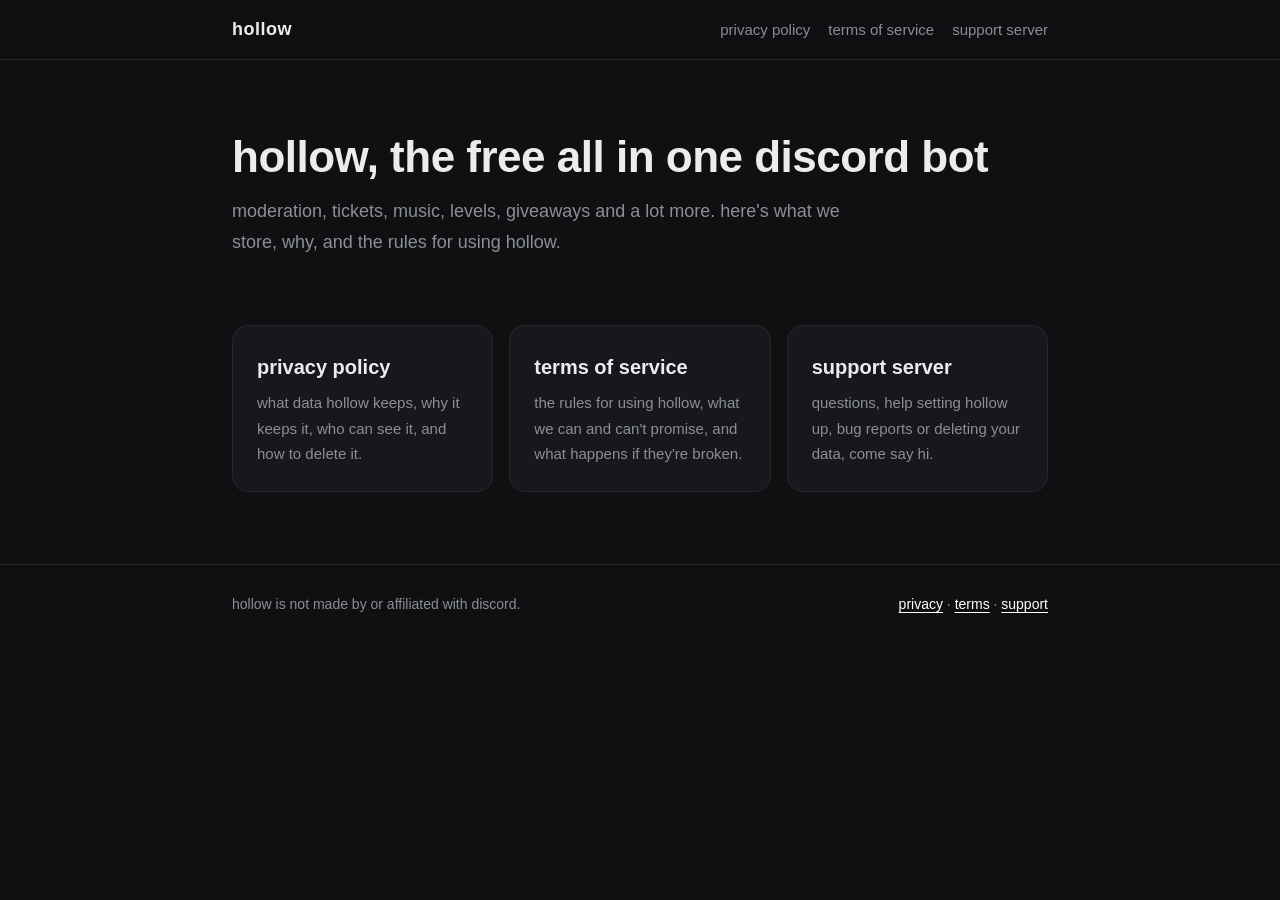
<file: index.html>
<!doctype html>
<html lang="en">
<head>
  <meta charset="utf-8">
  <meta name="viewport" content="width=device-width, initial-scale=1">
  <title>hollow · legal</title>
  <meta name="description" content="privacy policy and terms of service for hollow, the discord bot">
  <link rel="stylesheet" href="style.css">
</head>
<body>
  <header class="top">
    <div class="wrap">
      <a class="brand" href="index.html">hollow</a>
      <nav class="nav">
        <a href="privacy.html">privacy policy</a>
        <a href="terms.html">terms of service</a>
        <a href="https://discord.gg/ZcXX8JFPf7" rel="noopener">support server</a>
      </nav>
    </div>
  </header>

  <main class="wrap">
    <div class="hero">
      <h1>hollow, the free all in one discord bot</h1>
      <p>moderation, tickets, music, levels, giveaways and a lot more. here's what we store, why, and the rules for using hollow.</p>
    </div>

    <div class="cards">
      <a class="card" href="privacy.html">
        <h2>privacy policy</h2>
        <p>what data hollow keeps, why it keeps it, who can see it, and how to delete it.</p>
      </a>
      <a class="card" href="terms.html">
        <h2>terms of service</h2>
        <p>the rules for using hollow, what we can and can't promise, and what happens if they're broken.</p>
      </a>
      <a class="card" href="https://discord.gg/ZcXX8JFPf7" rel="noopener">
        <h2>support server</h2>
        <p>questions, help setting hollow up, bug reports or deleting your data, come say hi.</p>
      </a>
    </div>
  </main>

  <footer>
    <div class="wrap">
      <span>hollow is not made by or affiliated with discord.</span>
      <span><a href="privacy.html">privacy</a> · <a href="terms.html">terms</a> · <a href="https://discord.gg/ZcXX8JFPf7" rel="noopener">support</a></span>
    </div>
  </footer>
</body>
</html>
</file>
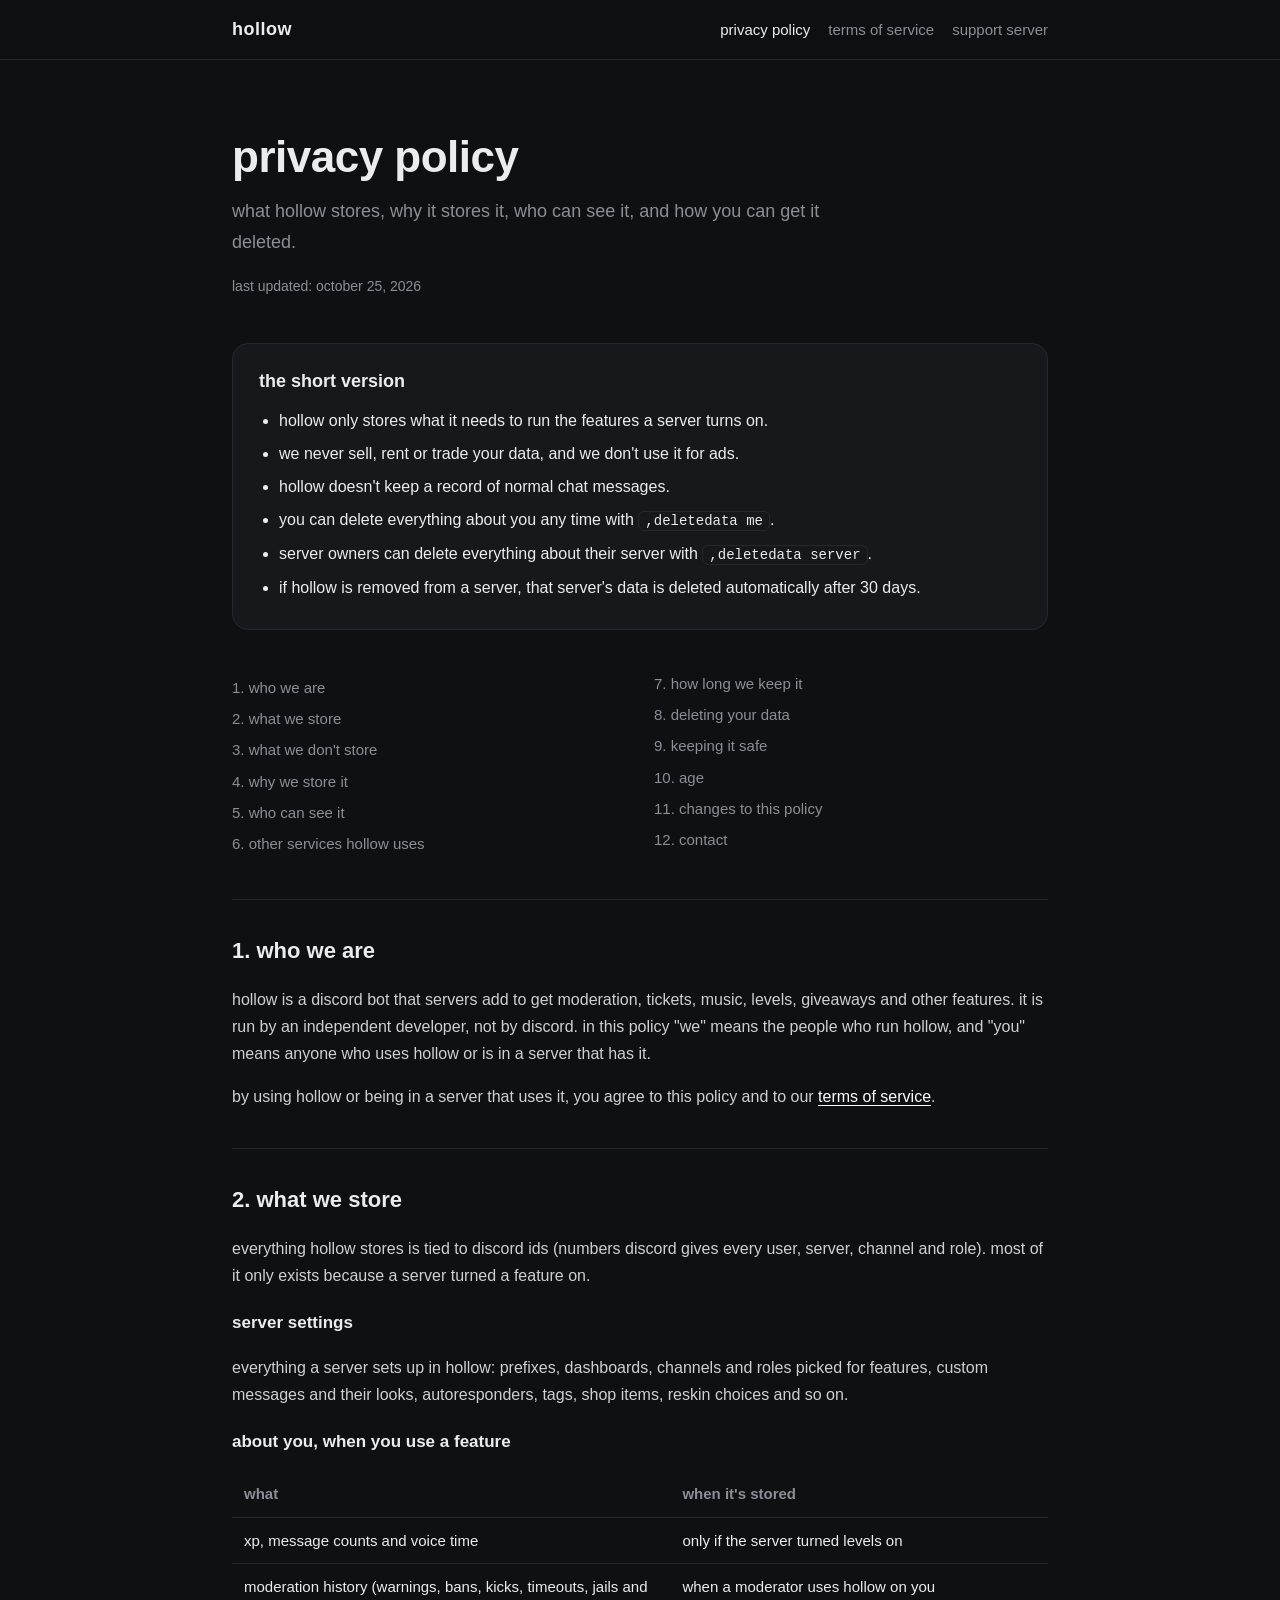
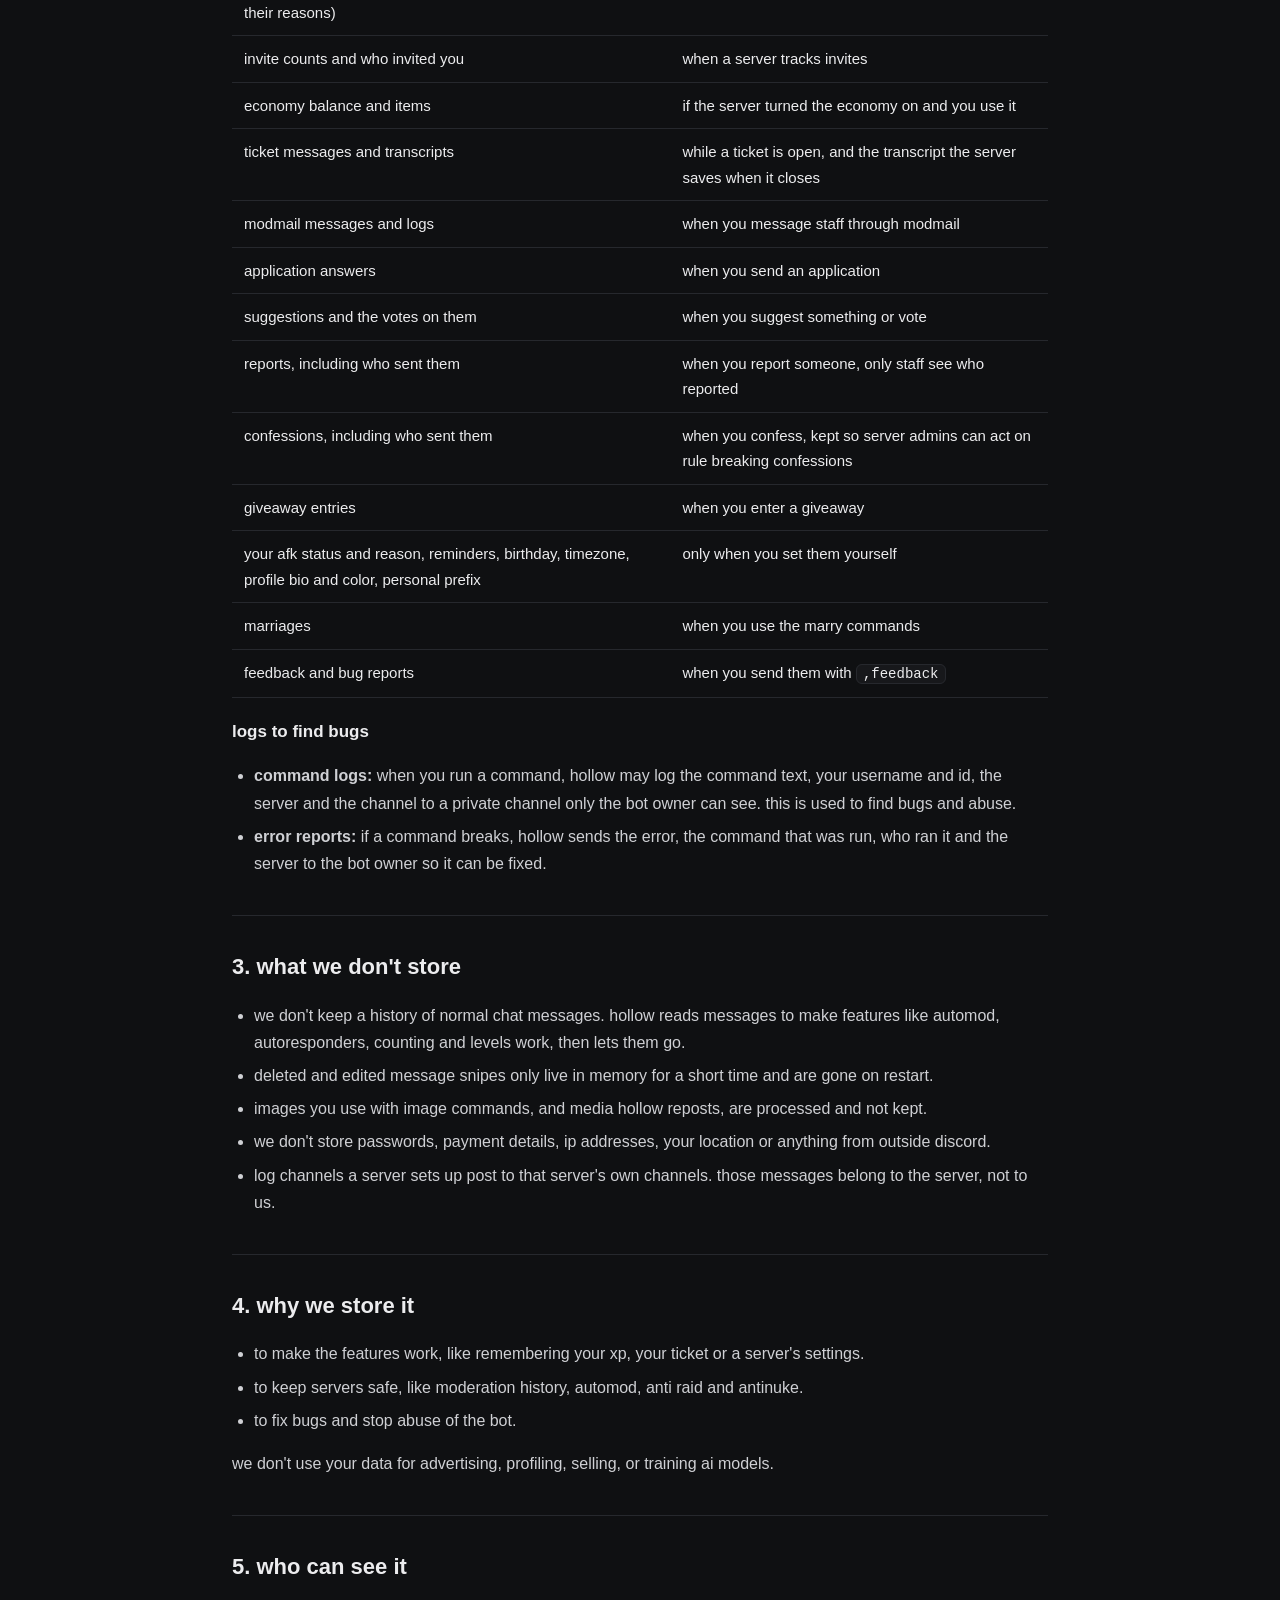
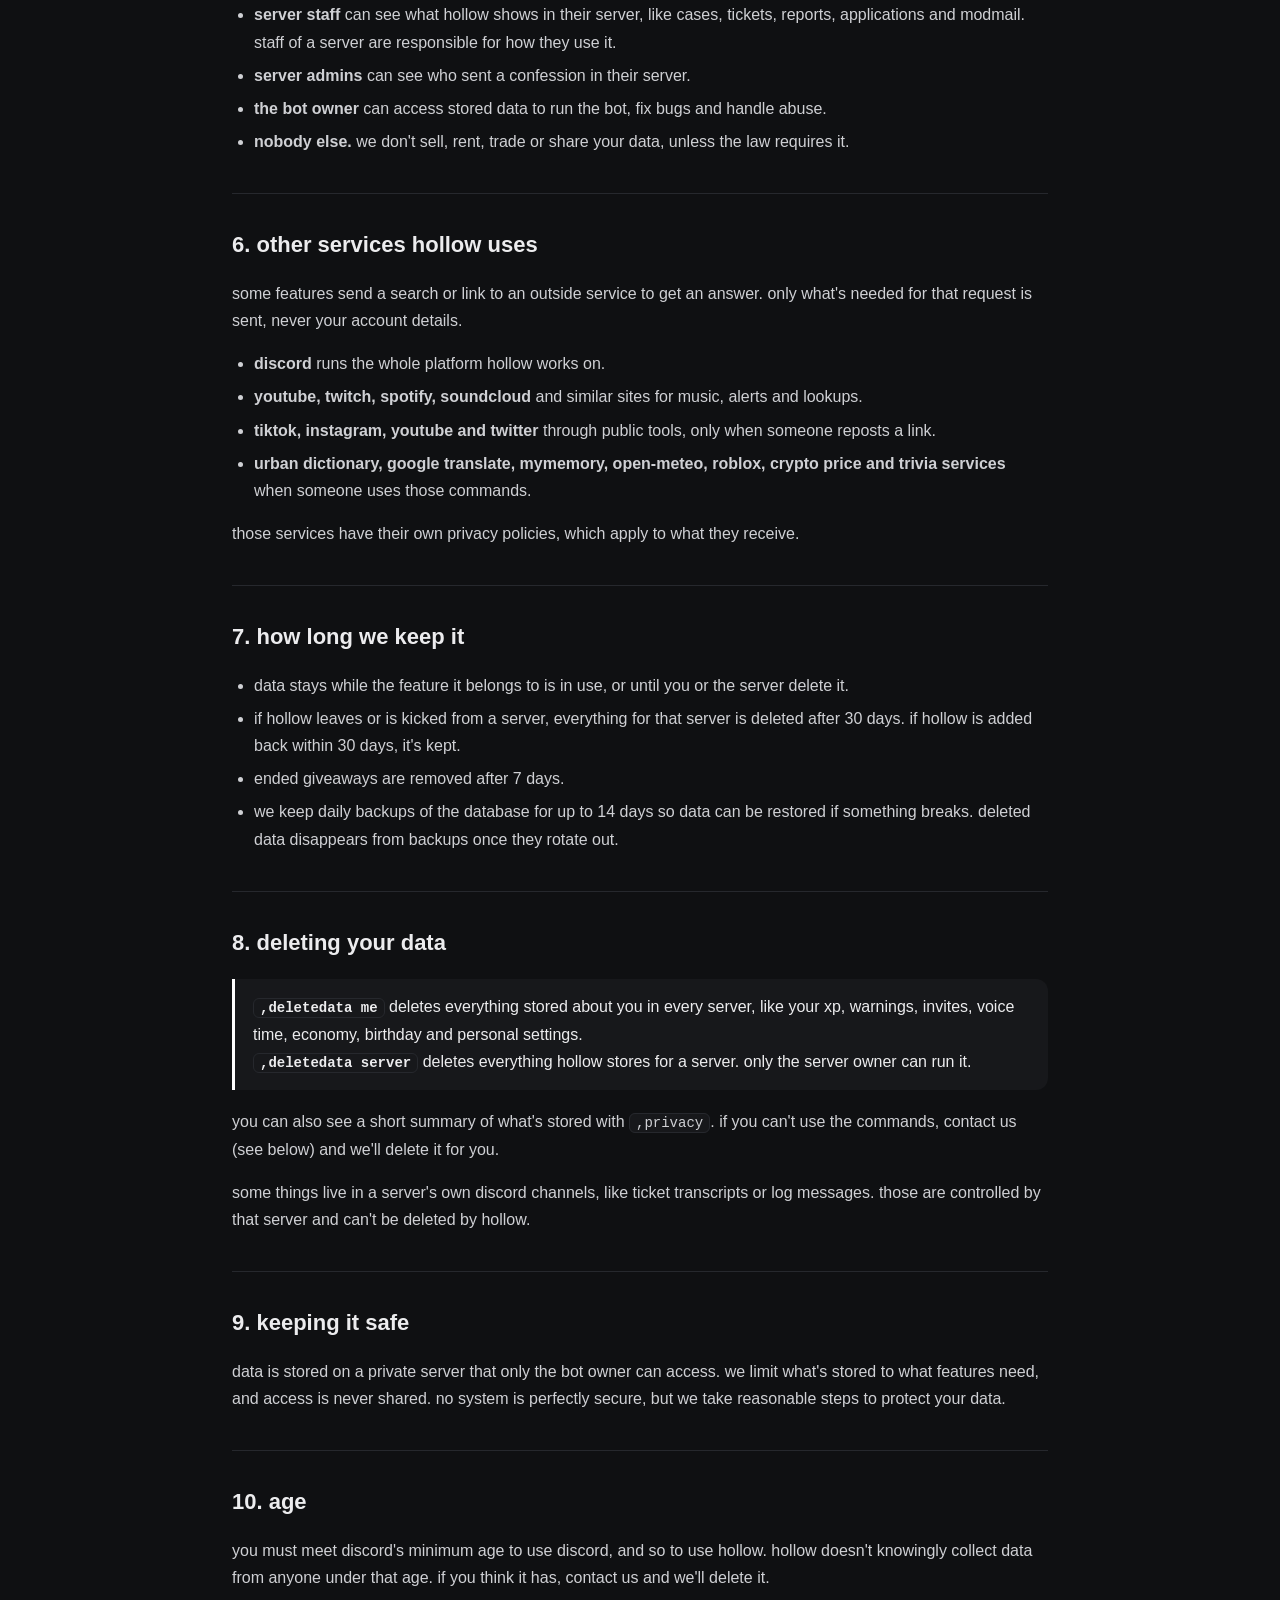
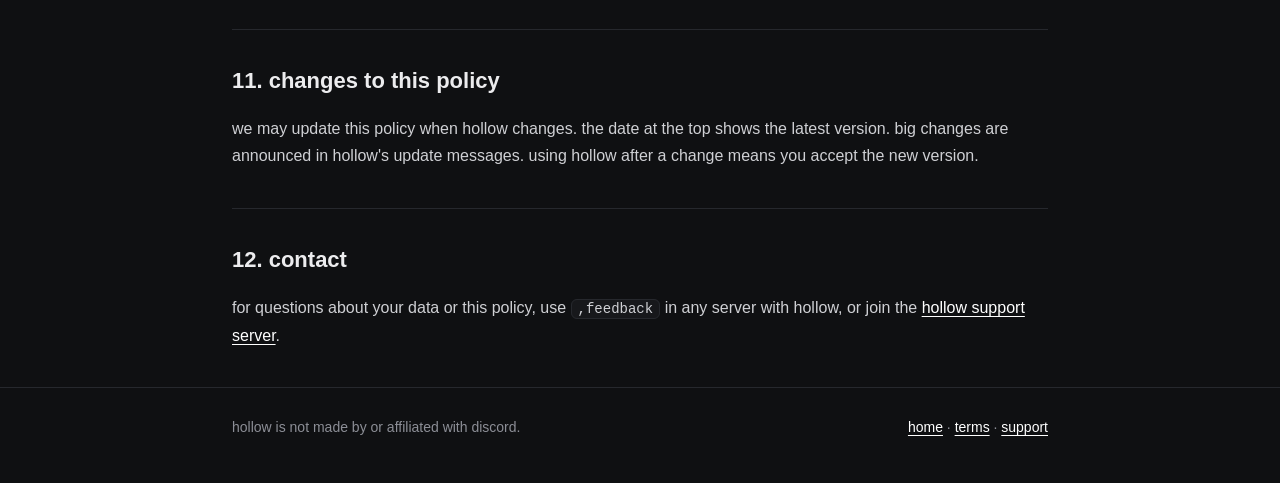
<file: privacy.html>
<!doctype html>
<html lang="en">
<head>
  <meta charset="utf-8">
  <meta name="viewport" content="width=device-width, initial-scale=1">
  <title>hollow · privacy policy</title>
  <meta name="description" content="what data hollow stores, why, and how to delete it">
  <link rel="stylesheet" href="style.css">
</head>
<body>
  <header class="top">
    <div class="wrap">
      <a class="brand" href="index.html">hollow</a>
      <nav class="nav">
        <a class="on" href="privacy.html">privacy policy</a>
        <a href="terms.html">terms of service</a>
        <a href="https://discord.gg/ZcXX8JFPf7" rel="noopener">support server</a>
      </nav>
    </div>
  </header>

  <main class="wrap">
    <div class="hero">
      <h1>privacy policy</h1>
      <p>what hollow stores, why it stores it, who can see it, and how you can get it deleted.</p>
      <div class="meta">last updated: october 25, 2026</div>
    </div>

    <div class="summary">
      <h2>the short version</h2>
      <ul>
        <li>hollow only stores what it needs to run the features a server turns on.</li>
        <li>we never sell, rent or trade your data, and we don't use it for ads.</li>
        <li>hollow doesn't keep a record of normal chat messages.</li>
        <li>you can delete everything about you any time with <code>,deletedata me</code>.</li>
        <li>server owners can delete everything about their server with <code>,deletedata server</code>.</li>
        <li>if hollow is removed from a server, that server's data is deleted automatically after 30 days.</li>
      </ul>
    </div>

    <ul class="toc">
      <li><a href="#who">1. who we are</a></li>
      <li><a href="#collect">2. what we store</a></li>
      <li><a href="#not">3. what we don't store</a></li>
      <li><a href="#why">4. why we store it</a></li>
      <li><a href="#see">5. who can see it</a></li>
      <li><a href="#third">6. other services hollow uses</a></li>
      <li><a href="#keep">7. how long we keep it</a></li>
      <li><a href="#delete">8. deleting your data</a></li>
      <li><a href="#safe">9. keeping it safe</a></li>
      <li><a href="#kids">10. age</a></li>
      <li><a href="#changes">11. changes to this policy</a></li>
      <li><a href="#contact">12. contact</a></li>
    </ul>

    <section>
      <h2 id="who">1. who we are</h2>
      <p>hollow is a discord bot that servers add to get moderation, tickets, music, levels, giveaways and other features. it is run by an independent developer, not by discord. in this policy "we" means the people who run hollow, and "you" means anyone who uses hollow or is in a server that has it.</p>
      <p>by using hollow or being in a server that uses it, you agree to this policy and to our <a href="terms.html">terms of service</a>.</p>
    </section>

    <section>
      <h2 id="collect">2. what we store</h2>
      <p>everything hollow stores is tied to discord ids (numbers discord gives every user, server, channel and role). most of it only exists because a server turned a feature on.</p>

      <h3>server settings</h3>
      <p>everything a server sets up in hollow: prefixes, dashboards, channels and roles picked for features, custom messages and their looks, autoresponders, tags, shop items, reskin choices and so on.</p>

      <h3>about you, when you use a feature</h3>
      <table>
        <thead><tr><th>what</th><th>when it's stored</th></tr></thead>
        <tbody>
          <tr><td>xp, message counts and voice time</td><td>only if the server turned levels on</td></tr>
          <tr><td>moderation history (warnings, bans, kicks, timeouts, jails and their reasons)</td><td>when a moderator uses hollow on you</td></tr>
          <tr><td>invite counts and who invited you</td><td>when a server tracks invites</td></tr>
          <tr><td>economy balance and items</td><td>if the server turned the economy on and you use it</td></tr>
          <tr><td>ticket messages and transcripts</td><td>while a ticket is open, and the transcript the server saves when it closes</td></tr>
          <tr><td>modmail messages and logs</td><td>when you message staff through modmail</td></tr>
          <tr><td>application answers</td><td>when you send an application</td></tr>
          <tr><td>suggestions and the votes on them</td><td>when you suggest something or vote</td></tr>
          <tr><td>reports, including who sent them</td><td>when you report someone, only staff see who reported</td></tr>
          <tr><td>confessions, including who sent them</td><td>when you confess, kept so server admins can act on rule breaking confessions</td></tr>
          <tr><td>giveaway entries</td><td>when you enter a giveaway</td></tr>
          <tr><td>your afk status and reason, reminders, birthday, timezone, profile bio and color, personal prefix</td><td>only when you set them yourself</td></tr>
          <tr><td>marriages</td><td>when you use the marry commands</td></tr>
          <tr><td>feedback and bug reports</td><td>when you send them with <code>,feedback</code></td></tr>
        </tbody>
      </table>

      <h3>logs to find bugs</h3>
      <ul>
        <li><strong>command logs:</strong> when you run a command, hollow may log the command text, your username and id, the server and the channel to a private channel only the bot owner can see. this is used to find bugs and abuse.</li>
        <li><strong>error reports:</strong> if a command breaks, hollow sends the error, the command that was run, who ran it and the server to the bot owner so it can be fixed.</li>
      </ul>
    </section>

    <section>
      <h2 id="not">3. what we don't store</h2>
      <ul>
        <li>we don't keep a history of normal chat messages. hollow reads messages to make features like automod, autoresponders, counting and levels work, then lets them go.</li>
        <li>deleted and edited message snipes only live in memory for a short time and are gone on restart.</li>
        <li>images you use with image commands, and media hollow reposts, are processed and not kept.</li>
        <li>we don't store passwords, payment details, ip addresses, your location or anything from outside discord.</li>
        <li>log channels a server sets up post to that server's own channels. those messages belong to the server, not to us.</li>
      </ul>
    </section>

    <section>
      <h2 id="why">4. why we store it</h2>
      <ul>
        <li>to make the features work, like remembering your xp, your ticket or a server's settings.</li>
        <li>to keep servers safe, like moderation history, automod, anti raid and antinuke.</li>
        <li>to fix bugs and stop abuse of the bot.</li>
      </ul>
      <p>we don't use your data for advertising, profiling, selling, or training ai models.</p>
    </section>

    <section>
      <h2 id="see">5. who can see it</h2>
      <ul>
        <li><strong>server staff</strong> can see what hollow shows in their server, like cases, tickets, reports, applications and modmail. staff of a server are responsible for how they use it.</li>
        <li><strong>server admins</strong> can see who sent a confession in their server.</li>
        <li><strong>the bot owner</strong> can access stored data to run the bot, fix bugs and handle abuse.</li>
        <li><strong>nobody else.</strong> we don't sell, rent, trade or share your data, unless the law requires it.</li>
      </ul>
    </section>

    <section>
      <h2 id="third">6. other services hollow uses</h2>
      <p>some features send a search or link to an outside service to get an answer. only what's needed for that request is sent, never your account details.</p>
      <ul>
        <li><strong>discord</strong> runs the whole platform hollow works on.</li>
        <li><strong>youtube, twitch, spotify, soundcloud</strong> and similar sites for music, alerts and lookups.</li>
        <li><strong>tiktok, instagram, youtube and twitter</strong> through public tools, only when someone reposts a link.</li>
        <li><strong>urban dictionary, google translate, mymemory, open-meteo, roblox, crypto price and trivia services</strong> when someone uses those commands.</li>
      </ul>
      <p>those services have their own privacy policies, which apply to what they receive.</p>
    </section>

    <section>
      <h2 id="keep">7. how long we keep it</h2>
      <ul>
        <li>data stays while the feature it belongs to is in use, or until you or the server delete it.</li>
        <li>if hollow leaves or is kicked from a server, everything for that server is deleted after 30 days. if hollow is added back within 30 days, it's kept.</li>
        <li>ended giveaways are removed after 7 days.</li>
        <li>we keep daily backups of the database for up to 14 days so data can be restored if something breaks. deleted data disappears from backups once they rotate out.</li>
      </ul>
    </section>

    <section>
      <h2 id="delete">8. deleting your data</h2>
      <div class="note">
        <strong><code>,deletedata me</code></strong> deletes everything stored about you in every server, like your xp, warnings, invites, voice time, economy, birthday and personal settings.<br>
        <strong><code>,deletedata server</code></strong> deletes everything hollow stores for a server. only the server owner can run it.
      </div>
      <p>you can also see a short summary of what's stored with <code>,privacy</code>. if you can't use the commands, contact us (see below) and we'll delete it for you.</p>
      <p>some things live in a server's own discord channels, like ticket transcripts or log messages. those are controlled by that server and can't be deleted by hollow.</p>
    </section>

    <section>
      <h2 id="safe">9. keeping it safe</h2>
      <p>data is stored on a private server that only the bot owner can access. we limit what's stored to what features need, and access is never shared. no system is perfectly secure, but we take reasonable steps to protect your data.</p>
    </section>

    <section>
      <h2 id="kids">10. age</h2>
      <p>you must meet discord's minimum age to use discord, and so to use hollow. hollow doesn't knowingly collect data from anyone under that age. if you think it has, contact us and we'll delete it.</p>
    </section>

    <section>
      <h2 id="changes">11. changes to this policy</h2>
      <p>we may update this policy when hollow changes. the date at the top shows the latest version. big changes are announced in hollow's update messages. using hollow after a change means you accept the new version.</p>
    </section>

    <section>
      <h2 id="contact">12. contact</h2>
      <p>for questions about your data or this policy, use <code>,feedback</code> in any server with hollow, or join the <a href="https://discord.gg/ZcXX8JFPf7" rel="noopener">hollow support server</a>.</p>
    </section>
  </main>

  <footer>
    <div class="wrap">
      <span>hollow is not made by or affiliated with discord.</span>
      <span><a href="index.html">home</a> · <a href="terms.html">terms</a> · <a href="https://discord.gg/ZcXX8JFPf7" rel="noopener">support</a></span>
    </div>
  </footer>
</body>
</html>
</file>
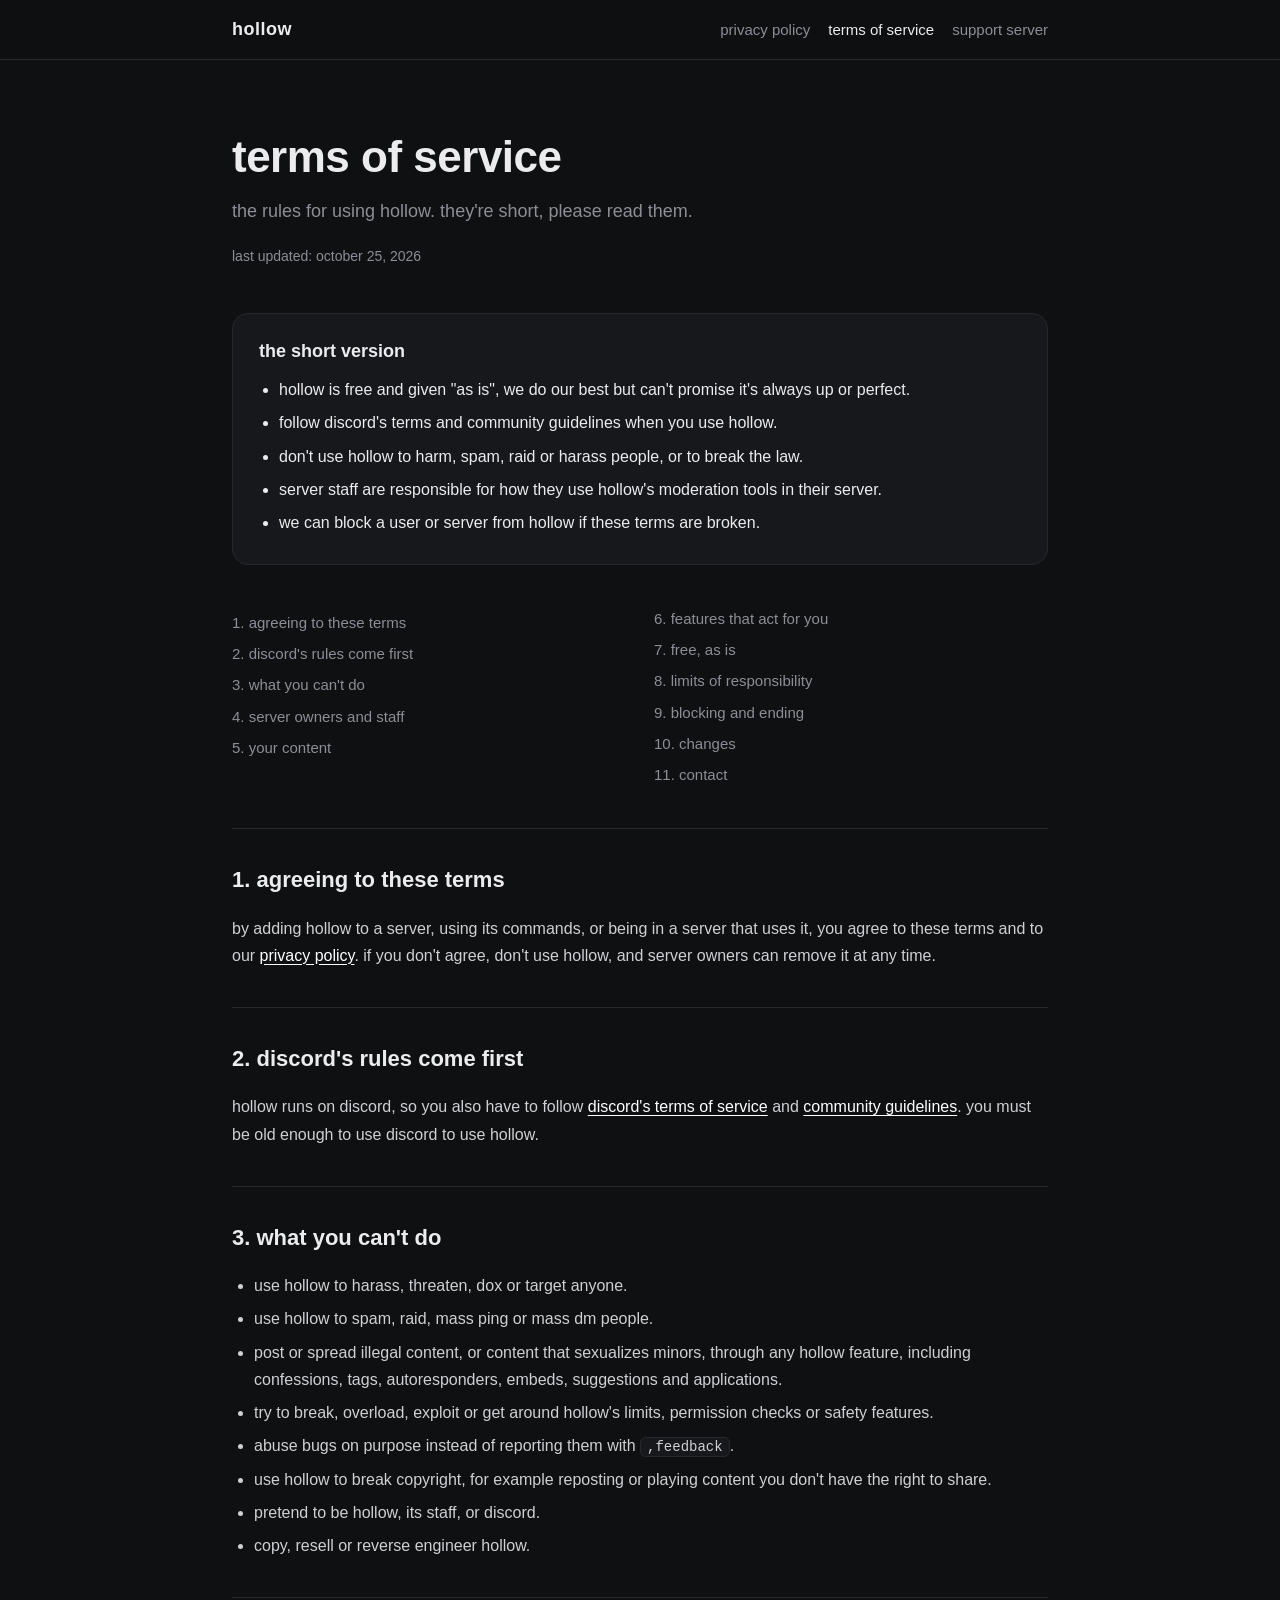
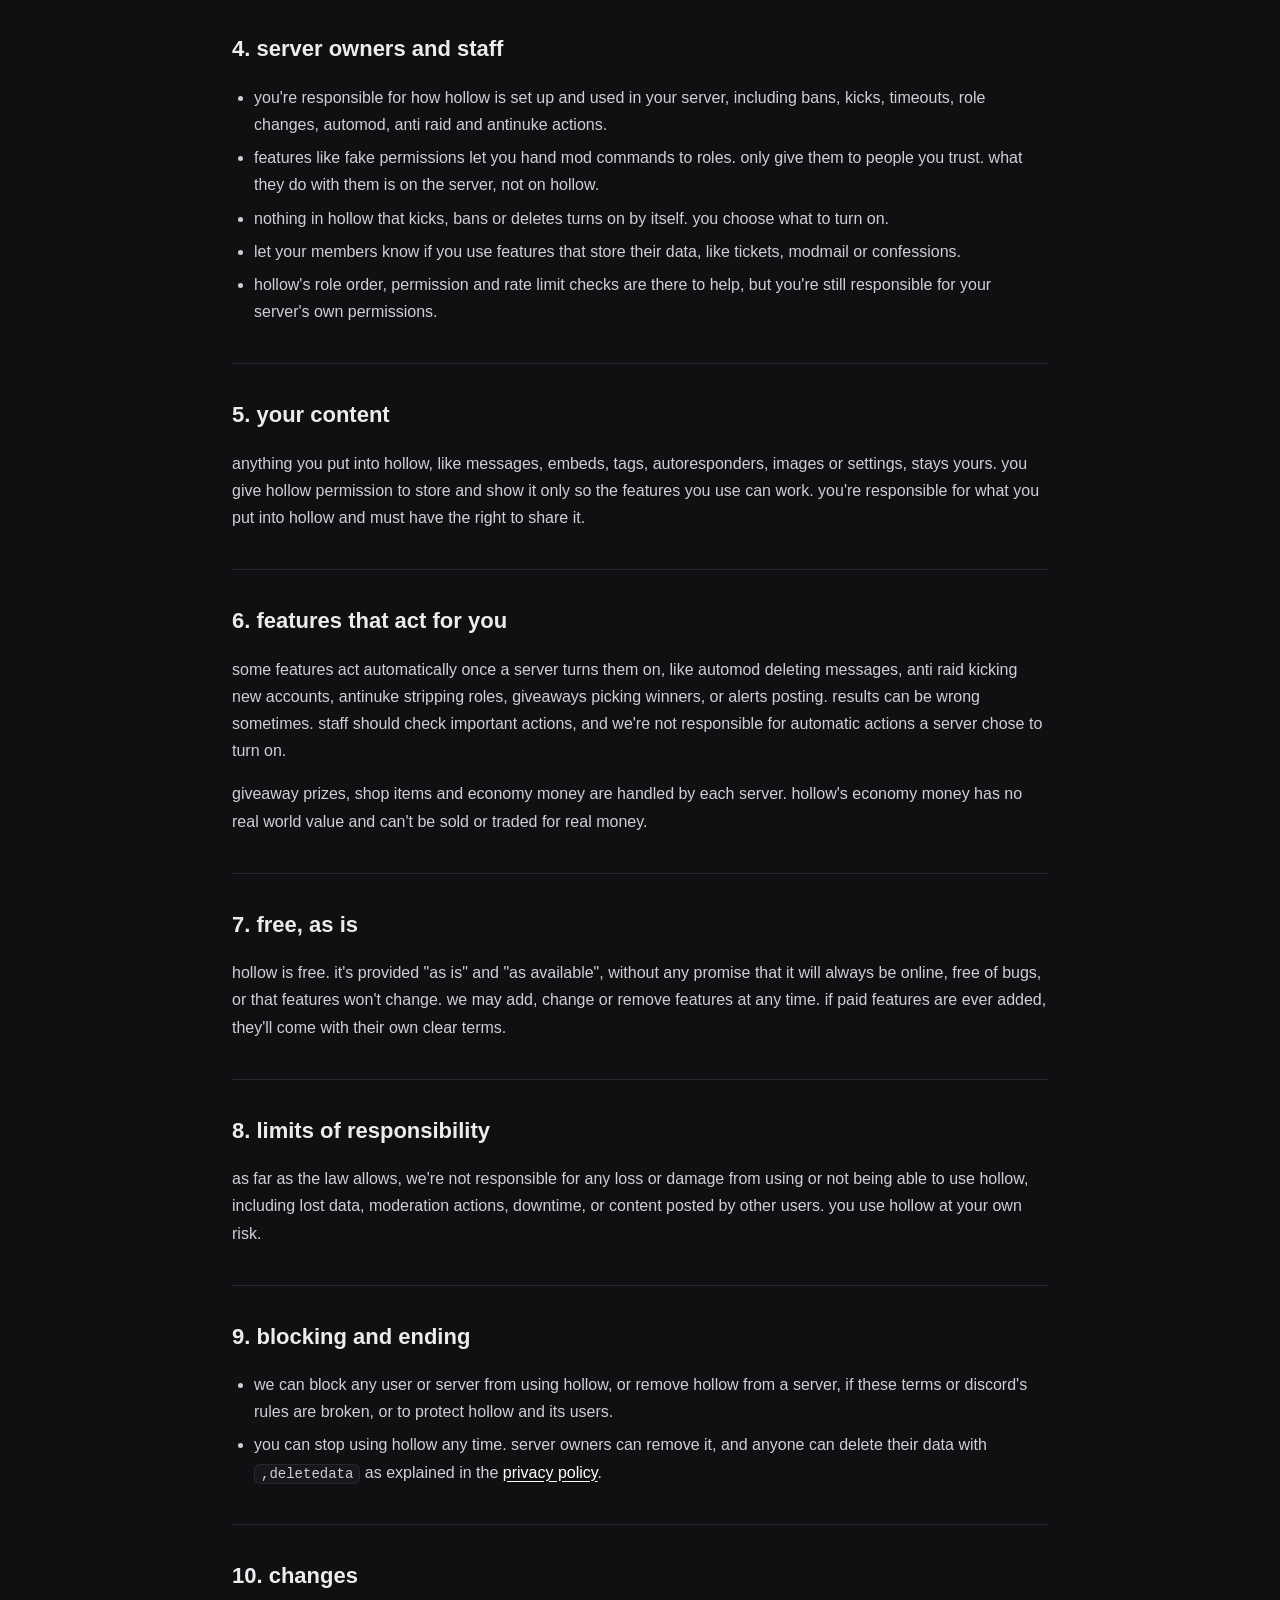
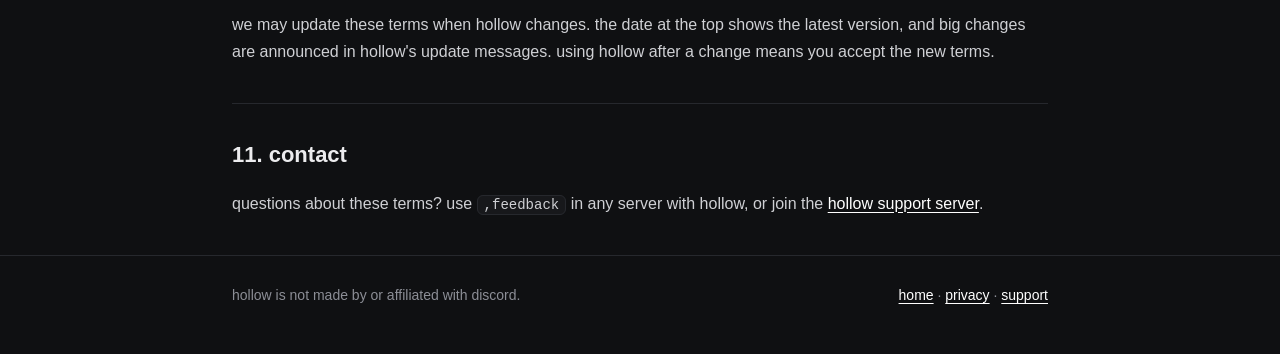
<file: terms.html>
<!doctype html>
<html lang="en">
<head>
  <meta charset="utf-8">
  <meta name="viewport" content="width=device-width, initial-scale=1">
  <title>hollow · terms of service</title>
  <meta name="description" content="the rules for using hollow, the discord bot">
  <link rel="stylesheet" href="style.css">
</head>
<body>
  <header class="top">
    <div class="wrap">
      <a class="brand" href="index.html">hollow</a>
      <nav class="nav">
        <a href="privacy.html">privacy policy</a>
        <a class="on" href="terms.html">terms of service</a>
        <a href="https://discord.gg/ZcXX8JFPf7" rel="noopener">support server</a>
      </nav>
    </div>
  </header>

  <main class="wrap">
    <div class="hero">
      <h1>terms of service</h1>
      <p>the rules for using hollow. they're short, please read them.</p>
      <div class="meta">last updated: october 25, 2026</div>
    </div>

    <div class="summary">
      <h2>the short version</h2>
      <ul>
        <li>hollow is free and given "as is", we do our best but can't promise it's always up or perfect.</li>
        <li>follow discord's terms and community guidelines when you use hollow.</li>
        <li>don't use hollow to harm, spam, raid or harass people, or to break the law.</li>
        <li>server staff are responsible for how they use hollow's moderation tools in their server.</li>
        <li>we can block a user or server from hollow if these terms are broken.</li>
      </ul>
    </div>

    <ul class="toc">
      <li><a href="#accept">1. agreeing to these terms</a></li>
      <li><a href="#discord">2. discord's rules come first</a></li>
      <li><a href="#use">3. what you can't do</a></li>
      <li><a href="#staff">4. server owners and staff</a></li>
      <li><a href="#content">5. your content</a></li>
      <li><a href="#features">6. features that act for you</a></li>
      <li><a href="#free">7. free, as is</a></li>
      <li><a href="#liability">8. limits of responsibility</a></li>
      <li><a href="#stop">9. blocking and ending</a></li>
      <li><a href="#changes">10. changes</a></li>
      <li><a href="#contact">11. contact</a></li>
    </ul>

    <section>
      <h2 id="accept">1. agreeing to these terms</h2>
      <p>by adding hollow to a server, using its commands, or being in a server that uses it, you agree to these terms and to our <a href="privacy.html">privacy policy</a>. if you don't agree, don't use hollow, and server owners can remove it at any time.</p>
    </section>

    <section>
      <h2 id="discord">2. discord's rules come first</h2>
      <p>hollow runs on discord, so you also have to follow <a href="https://discord.com/terms" rel="noopener">discord's terms of service</a> and <a href="https://discord.com/guidelines" rel="noopener">community guidelines</a>. you must be old enough to use discord to use hollow.</p>
    </section>

    <section>
      <h2 id="use">3. what you can't do</h2>
      <ul>
        <li>use hollow to harass, threaten, dox or target anyone.</li>
        <li>use hollow to spam, raid, mass ping or mass dm people.</li>
        <li>post or spread illegal content, or content that sexualizes minors, through any hollow feature, including confessions, tags, autoresponders, embeds, suggestions and applications.</li>
        <li>try to break, overload, exploit or get around hollow's limits, permission checks or safety features.</li>
        <li>abuse bugs on purpose instead of reporting them with <code>,feedback</code>.</li>
        <li>use hollow to break copyright, for example reposting or playing content you don't have the right to share.</li>
        <li>pretend to be hollow, its staff, or discord.</li>
        <li>copy, resell or reverse engineer hollow.</li>
      </ul>
    </section>

    <section>
      <h2 id="staff">4. server owners and staff</h2>
      <ul>
        <li>you're responsible for how hollow is set up and used in your server, including bans, kicks, timeouts, role changes, automod, anti raid and antinuke actions.</li>
        <li>features like fake permissions let you hand mod commands to roles. only give them to people you trust. what they do with them is on the server, not on hollow.</li>
        <li>nothing in hollow that kicks, bans or deletes turns on by itself. you choose what to turn on.</li>
        <li>let your members know if you use features that store their data, like tickets, modmail or confessions.</li>
        <li>hollow's role order, permission and rate limit checks are there to help, but you're still responsible for your server's own permissions.</li>
      </ul>
    </section>

    <section>
      <h2 id="content">5. your content</h2>
      <p>anything you put into hollow, like messages, embeds, tags, autoresponders, images or settings, stays yours. you give hollow permission to store and show it only so the features you use can work. you're responsible for what you put into hollow and must have the right to share it.</p>
    </section>

    <section>
      <h2 id="features">6. features that act for you</h2>
      <p>some features act automatically once a server turns them on, like automod deleting messages, anti raid kicking new accounts, antinuke stripping roles, giveaways picking winners, or alerts posting. results can be wrong sometimes. staff should check important actions, and we're not responsible for automatic actions a server chose to turn on.</p>
      <p>giveaway prizes, shop items and economy money are handled by each server. hollow's economy money has no real world value and can't be sold or traded for real money.</p>
    </section>

    <section>
      <h2 id="free">7. free, as is</h2>
      <p>hollow is free. it's provided "as is" and "as available", without any promise that it will always be online, free of bugs, or that features won't change. we may add, change or remove features at any time. if paid features are ever added, they'll come with their own clear terms.</p>
    </section>

    <section>
      <h2 id="liability">8. limits of responsibility</h2>
      <p>as far as the law allows, we're not responsible for any loss or damage from using or not being able to use hollow, including lost data, moderation actions, downtime, or content posted by other users. you use hollow at your own risk.</p>
    </section>

    <section>
      <h2 id="stop">9. blocking and ending</h2>
      <ul>
        <li>we can block any user or server from using hollow, or remove hollow from a server, if these terms or discord's rules are broken, or to protect hollow and its users.</li>
        <li>you can stop using hollow any time. server owners can remove it, and anyone can delete their data with <code>,deletedata</code> as explained in the <a href="privacy.html">privacy policy</a>.</li>
      </ul>
    </section>

    <section>
      <h2 id="changes">10. changes</h2>
      <p>we may update these terms when hollow changes. the date at the top shows the latest version, and big changes are announced in hollow's update messages. using hollow after a change means you accept the new terms.</p>
    </section>

    <section>
      <h2 id="contact">11. contact</h2>
      <p>questions about these terms? use <code>,feedback</code> in any server with hollow, or join the <a href="https://discord.gg/ZcXX8JFPf7" rel="noopener">hollow support server</a>.</p>
    </section>
  </main>

  <footer>
    <div class="wrap">
      <span>hollow is not made by or affiliated with discord.</span>
      <span><a href="index.html">home</a> · <a href="privacy.html">privacy</a> · <a href="https://discord.gg/ZcXX8JFPf7" rel="noopener">support</a></span>
    </div>
  </footer>
</body>
</html>
</file>
<file: style.css>
:root {
  --bg: #0f1012;
  --panel: #17181b;
  --line: #26282d;
  --soft: #8c8e96;
  --ink: #ececee;
  --accent: #ffffff;
}

* { box-sizing: border-box; }

html { scroll-behavior: smooth; }

body {
  margin: 0;
  background: var(--bg);
  color: var(--ink);
  font: 16px/1.7 -apple-system, BlinkMacSystemFont, "Segoe UI", Inter, Roboto, Helvetica, Arial, sans-serif;
  -webkit-font-smoothing: antialiased;
}

a { color: var(--accent); text-underline-offset: 3px; }
a:hover { opacity: .8; }

.top {
  position: sticky;
  top: 0;
  z-index: 10;
  background: rgba(15, 16, 18, .85);
  backdrop-filter: blur(10px);
  border-bottom: 1px solid var(--line);
}

.top .wrap {
  display: flex;
  align-items: center;
  justify-content: space-between;
  gap: 16px;
  padding-top: 14px;
  padding-bottom: 14px;
}

.brand {
  font-weight: 700;
  font-size: 18px;
  letter-spacing: .5px;
  text-decoration: none;
  color: var(--ink);
}

.nav { display: flex; gap: 18px; flex-wrap: wrap; }
.nav a { color: var(--soft); text-decoration: none; font-size: 15px; }
.nav a.on, .nav a:hover { color: var(--ink); opacity: 1; }

.wrap { max-width: 860px; margin: 0 auto; padding: 0 22px; }

.hero { padding: 72px 0 36px; }
.hero h1 { font-size: 44px; line-height: 1.15; margin: 0 0 14px; letter-spacing: -.5px; }
.hero p { color: var(--soft); font-size: 18px; margin: 0; max-width: 620px; }
.meta { color: var(--soft); font-size: 14px; margin-top: 18px; }

.cards { display: grid; grid-template-columns: repeat(auto-fit, minmax(240px, 1fr)); gap: 16px; margin: 32px 0 72px; }
.card {
  display: block;
  background: var(--panel);
  border: 1px solid var(--line);
  border-radius: 16px;
  padding: 24px;
  text-decoration: none;
  color: var(--ink);
  transition: border-color .15s, transform .15s;
}
.card:hover { border-color: #3a3d44; transform: translateY(-2px); opacity: 1; }
.card h2 { margin: 0 0 6px; font-size: 20px; }
.card p { margin: 0; color: var(--soft); font-size: 15px; }

.summary {
  background: var(--panel);
  border: 1px solid var(--line);
  border-radius: 16px;
  padding: 22px 26px;
  margin: 8px 0 40px;
}
.summary h2 { margin: 0 0 10px; font-size: 18px; }
.summary ul { margin: 0; padding-left: 20px; }
.summary li { margin: 6px 0; color: var(--ink); }

.toc { margin: 0 0 40px; padding: 0; list-style: none; columns: 2; column-gap: 28px; }
.toc li { margin: 4px 0; break-inside: avoid; }
.toc a { color: var(--soft); text-decoration: none; font-size: 15px; }
.toc a:hover { color: var(--ink); }

section { padding: 6px 0 22px; border-top: 1px solid var(--line); }
section h2 { font-size: 22px; margin: 26px 0 10px; scroll-margin-top: 80px; }
section h3 { font-size: 17px; margin: 20px 0 6px; }
section p, section li { color: #cfd0d4; }
section ul { padding-left: 22px; }
section li { margin: 6px 0; }

table { width: 100%; border-collapse: collapse; margin: 14px 0; font-size: 15px; }
th, td { text-align: left; padding: 10px 12px; border-bottom: 1px solid var(--line); vertical-align: top; }
th { color: var(--soft); font-weight: 600; }

code {
  background: var(--panel);
  border: 1px solid var(--line);
  border-radius: 6px;
  padding: 1px 6px;
  font-size: 14px;
}

.note {
  border-left: 3px solid var(--accent);
  background: var(--panel);
  padding: 14px 18px;
  border-radius: 0 12px 12px 0;
  margin: 18px 0;
}

footer { border-top: 1px solid var(--line); padding: 28px 0 48px; color: var(--soft); font-size: 14px; }
footer .wrap { display: flex; justify-content: space-between; gap: 16px; flex-wrap: wrap; }

@media (max-width: 640px) {
  .hero { padding: 48px 0 24px; }
  .hero h1 { font-size: 32px; }
  .toc { columns: 1; }
  table, thead, tbody, tr, th, td { display: block; }
  th { display: none; }
  td { border: none; padding: 4px 0; }
  tr { border-bottom: 1px solid var(--line); padding: 10px 0; }
}
</file>
